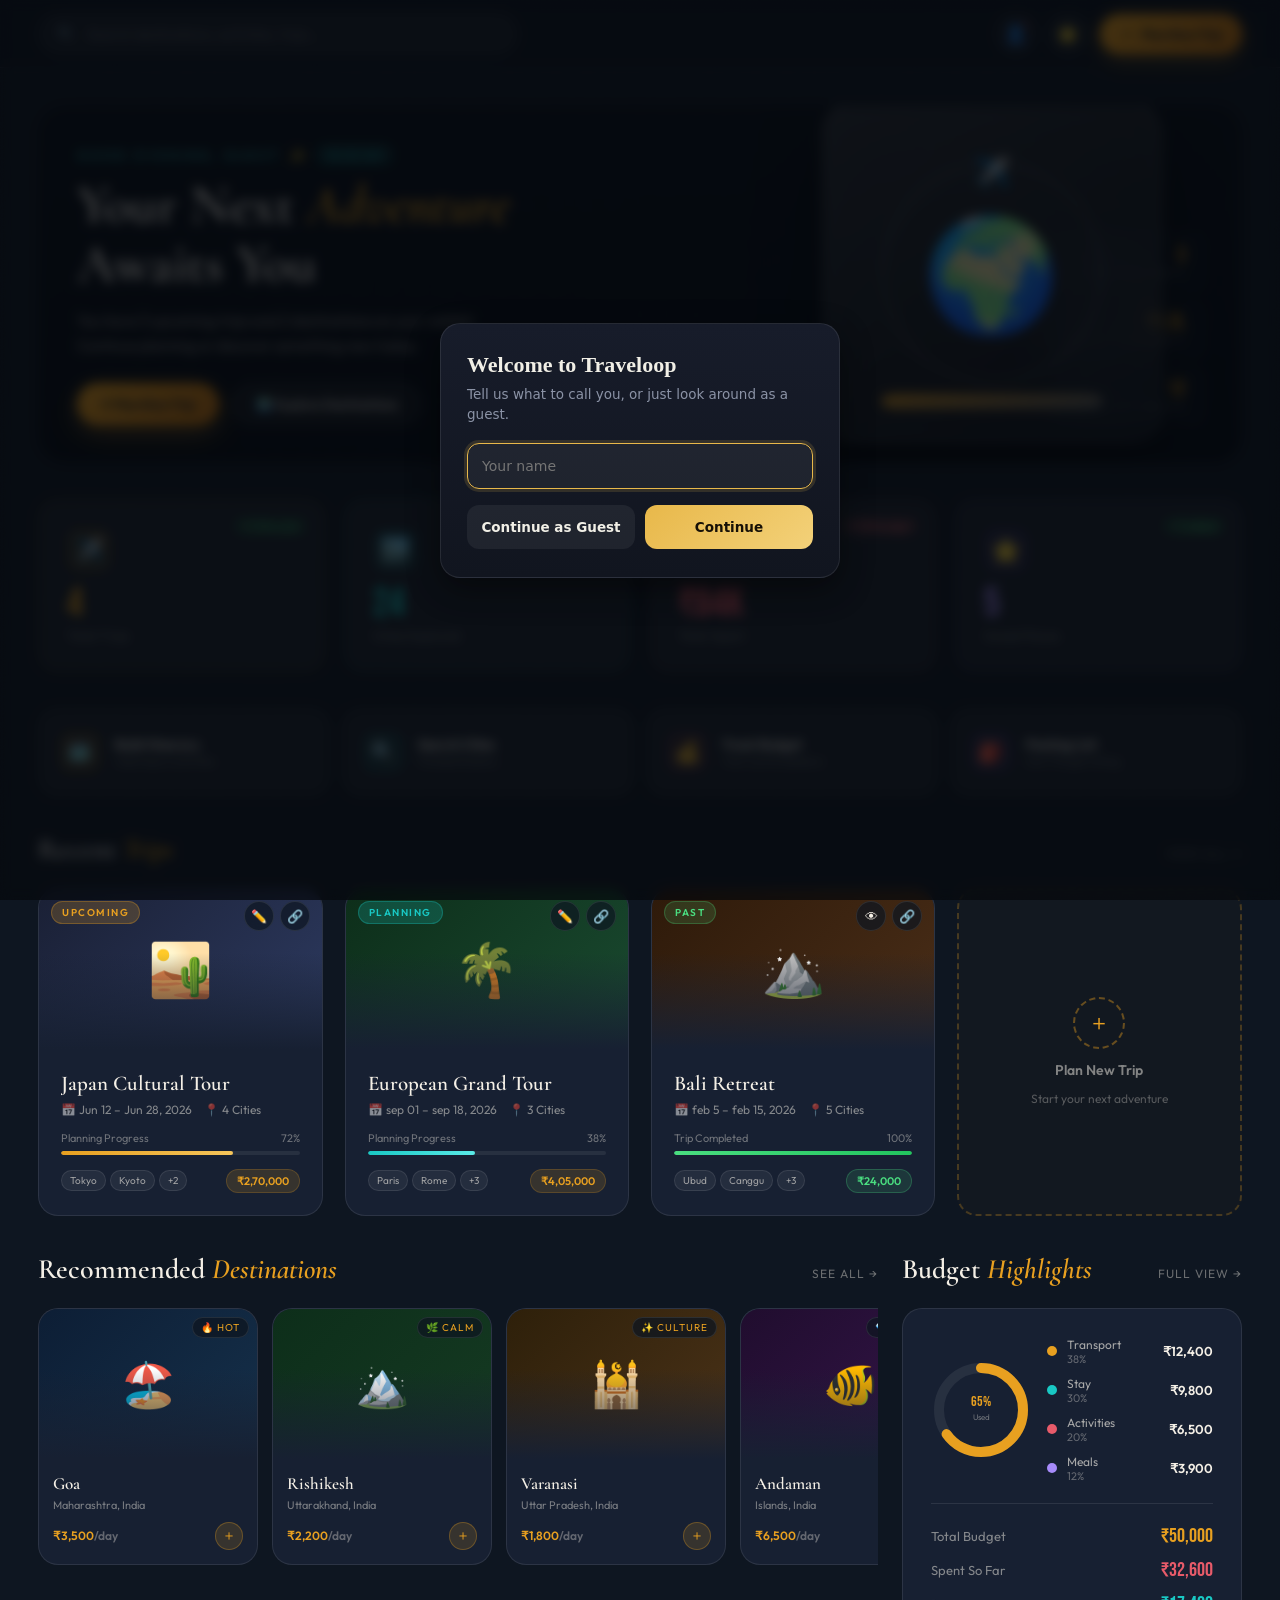
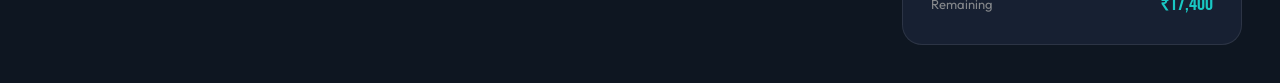
<file: main2.html>
<!DOCTYPE html>
<html lang="en">
<head>
<link rel="icon" href="data:image/svg+xml,%3Csvg xmlns=%27http://www.w3.org/2000/svg%27 viewBox=%270 0 100 100%27%3E%3Ctext y=%27.9em%27 font-size=%2790%27%3E%E2%9C%88%EF%B8%8F%3C/text%3E%3C/svg%3E">
<meta charset="UTF-8">
<meta name="viewport" content="width=device-width, initial-scale=1.0">
<title>Traveloop – Dashboard</title>
<link rel="preconnect" href="https://fonts.googleapis.com">
<link href="https://fonts.googleapis.com/css2?family=Cormorant+Garamond:ital,wght@0,300;0,400;0,600;0,700;1,300;1,600&family=Outfit:wght@300;400;500;600;700&family=Bebas+Neue&display=swap" rel="stylesheet">
<style>
/* ═══════════════════════════════════════
   TOKENS & RESET
═══════════════════════════════════════ */
:root {
  --ink:       #0E1621;
  --ink-mid:   #172032;
  --ink-soft:  #1F2E45;
  --gold:      #E8A020;
  --gold-lt:   #F5C55A;
  --gold-dim:  rgba(232,160,32,.15);
  --aqua:      #19C8C4;
  --aqua-dim:  rgba(25,200,196,.12);
  --rose:      #E85B6A;
  --cream:     #F4EFE6;
  --cream-dim: rgba(244,239,230,.06);
  --glass:     rgba(255,255,255,.05);
  --g-border:  rgba(255,255,255,.09);
  --shadow:    0 24px 60px rgba(0,0,0,.45);
  --r-sm: 12px;
  --r-md: 20px;
  --r-lg: 28px;
}

*, *::before, *::after { margin:0; padding:0; box-sizing:border-box; }
html { scroll-behavior:smooth; font-size:16px; }

body {
  background: var(--ink);
  color: var(--cream);
  font-family: 'Outfit', sans-serif;
  min-height: 100vh;
  overflow-x: hidden;
}

/* ═══════════════════════════════════════
   NOISE OVERLAY
═══════════════════════════════════════ */
body::before {
  content:'';
  position:fixed;
  inset:0;
  background-image: url("data:image/svg+xml,%3Csvg xmlns='http://www.w3.org/2000/svg' width='200' height='200'%3E%3Cfilter id='n'%3E%3CfeTurbulence type='fractalNoise' baseFrequency='.75' numOctaves='4' stitchTiles='stitch'/%3E%3C/filter%3E%3Crect width='200' height='200' filter='url(%23n)' opacity='.04'/%3E%3C/svg%3E");
  pointer-events:none;
  z-index:0;
}

/* ═══════════════════════════════════════
   LAYOUT WRAPPER
═══════════════════════════════════════ */
.app {
  display: grid;
  grid-template-columns: 1fr;
  grid-template-rows: auto 1fr;
  min-height: 100vh;
  position: relative;
  z-index:1;
}

/* ═══════════════════════════════════════
   SIDEBAR
═══════════════════════════════════════ */
.sidebar {
  grid-row: 1 / -1;
  background: var(--ink-mid);
  border-right: 1px solid var(--g-border);
  display: flex;
  flex-direction: column;
  padding: 0;
  position: sticky;
  top: 0;
  height: 100vh;
  overflow: hidden;
  transition: transform .35s cubic-bezier(.4,0,.2,1), width .35s;
  z-index: 200;
}

/* brand */
.sidebar-brand {
  padding: 28px 28px 24px;
  border-bottom: 1px solid var(--g-border);
  display: flex;
  align-items: center;
  gap: 12px;
}
.brand-mark {
  width: 40px; height: 40px;
  border-radius: 12px;
  background: linear-gradient(135deg, var(--gold), #C07010);
  display: flex; align-items: center; justify-content: center;
  font-size: 20px;
  flex-shrink: 0;
  box-shadow: 0 8px 24px rgba(232,160,32,.35);
}
.brand-name {
  font-family: 'Bebas Neue', sans-serif;
  font-size: 26px;
  letter-spacing: 3px;
  color: var(--gold);
}
.brand-name span { color: var(--aqua); }

/* user card */
.sidebar-user {
  margin: 20px 16px;
  background: var(--glass);
  border: 1px solid var(--g-border);
  border-radius: var(--r-md);
  padding: 14px 16px;
  display: flex;
  align-items: center;
  gap: 12px;
}
.avatar {
  width: 42px; height: 42px;
  border-radius: 50%;
  background: linear-gradient(135deg, var(--aqua), #0A8887);
  display: flex; align-items: center; justify-content: center;
  font-size: 18px;
  flex-shrink: 0;
  border: 2px solid rgba(25,200,196,.3);
}
.user-info { flex:1; min-width:0; }
.user-name { font-size: 14px; font-weight: 600; white-space: nowrap; overflow: hidden; text-overflow: ellipsis; }
.user-sub { font-size: 11px; color: rgba(244,239,230,.45); margin-top:2px; }
.online-dot {
  width:8px; height:8px;
  border-radius:50%;
  background: #22C55E;
  box-shadow: 0 0 8px #22C55E;
  flex-shrink:0;
}

/* nav */
.sidebar-nav { flex:1; padding: 8px 12px; overflow-y:auto; }
.nav-section-label {
  font-size: 10px;
  letter-spacing: 2.5px;
  text-transform: uppercase;
  color: rgba(244,239,230,.3);
  padding: 16px 8px 8px;
}
.nav-item {
  display: flex;
  align-items: center;
  gap: 12px;
  padding: 11px 14px;
  border-radius: var(--r-sm);
  margin-bottom: 2px;
  cursor: pointer;
  font-size: 14px;
  font-weight: 500;
  color: rgba(244,239,230,.6);
  transition: all .25s;
  text-decoration: none;
  position: relative;
}
.nav-item:hover { background: var(--cream-dim); color: var(--cream); }
.nav-item.active {
  background: var(--gold-dim);
  color: var(--gold);
  font-weight: 600;
}
.nav-item.active::before {
  content:'';
  position:absolute;
  left:-12px; top:50%;
  transform: translateY(-50%);
  width:3px; height:60%;
  border-radius:0 3px 3px 0;
  background: var(--gold);
}
.nav-icon { font-size: 18px; flex-shrink:0; }
.nav-badge {
  margin-left: auto;
  font-size: 10px;
  background: var(--gold);
  color: var(--ink);
  width:20px; height:20px;
  border-radius:50%;
  display:flex; align-items:center; justify-content:center;
  font-weight:700;
}

.sidebar-footer {
  padding: 16px;
  border-top: 1px solid var(--g-border);
}

.storage-bar-wrap {
  background: rgba(255,255,255,.06);
  border-radius: 100px;
  height: 4px;
  margin-top:8px;
}

.storage-bar { height:4px; border-radius:100px; background: linear-gradient(90deg, var(--gold), var(--aqua)); width:62%; }
.storage-label { font-size:11px; color:rgba(244,239,230,.4); display:flex; justify-content:space-between; }


/* ═══════════════════════════════════════
   TOPBAR
═══════════════════════════════════════ */
.topbar {
  grid-column: 1;
  min-width: 0;
  background: rgba(14,22,33,.8);
  backdrop-filter: blur(20px);
  border-bottom: 1px solid var(--g-border);
  display: flex;
  align-items: center;
  gap: 16px;
  padding: 0 clamp(20px,3vw,40px);
  height: 68px;
  position: sticky;
  top:0;
  z-index:100;
}

.menu-btn {
  display:none;
  background:none;
  border:none;
  color:var(--cream);
  font-size:22px;
  cursor:pointer;
  padding:4px;
}

.search-bar {
  flex:1;
  min-width: 0;
  max-width: 480px;
  background: var(--glass);
  border: 1px solid var(--g-border);
  border-radius: 100px;
  display:flex; align-items:center;
  gap:10px;
  padding: 0 18px;
  height:42px;
  transition: border-color .25s, box-shadow .25s;
}
.search-bar:focus-within {
  border-color: rgba(232,160,32,.4);
  box-shadow: 0 0 0 3px rgba(232,160,32,.08);
}
.search-bar input {
  background:none; border:none; outline:none;
  min-width: 0;
  color:var(--cream); font-family:'Outfit',sans-serif;
  font-size:14px; flex:1;
  caret-color: var(--gold);
}
.search-bar input::placeholder { color:rgba(244,239,230,.35); }
.search-icon { color:rgba(244,239,230,.4); font-size:16px; }

.topbar-actions { margin-left:auto; display:flex; align-items:center; gap:12px; }

.icon-btn {
  width:40px; height:40px;
  border-radius:50%;
  background:var(--glass);
  border:1px solid var(--g-border);
  display:flex; align-items:center; justify-content:center;
  cursor:pointer;
  font-size:17px;
  transition:all .25s;
  position:relative;
}
.icon-btn:hover { background:var(--cream-dim); border-color:rgba(232,160,32,.3); }
.icon-btn .notif-dot {
  position:absolute; top:6px; right:6px;
  width:8px; height:8px; border-radius:50%;
  background:var(--rose); border:2px solid var(--ink);
}

.plan-btn {
  display:flex; align-items:center; gap:8px;
  background: linear-gradient(135deg, var(--gold), #C07010);
  color: var(--ink);
  border:none;
  padding: 0 20px;
  height:40px;
  border-radius:100px;
  font-family:'Outfit',sans-serif;
  font-size:13px; font-weight:700;
  cursor:pointer;
  transition:all .3s;
  box-shadow: 0 6px 20px rgba(232,160,32,.35);
  white-space: nowrap;
}
.plan-btn:hover {
  transform: translateY(-2px);
  box-shadow: 0 10px 28px rgba(232,160,32,.5);
}

/* ═══════════════════════════════════════
   MAIN CONTENT
═══════════════════════════════════════ */
.main {
  grid-column: 1;
  min-width: 0;
  padding: clamp(20px, 3vw, 40px);
  display: flex;
  flex-direction: column;
  gap: clamp(24px, 3vw, 36px);
  min-height: 0;
}

/* ── HERO WELCOME ── */
.hero-welcome {
  position: relative;
  border-radius: var(--r-lg);
  overflow: hidden;
  min-height: clamp(200px, 28vw, 320px);
  display: flex;
  align-items: flex-end;
  padding: clamp(24px, 3vw, 40px);
  animation: fadeUp .7s ease both;
}

.hero-bg{
  position:absolute;
  inset:0;

  background:
  linear-gradient(rgba(5,10,18,.55),rgba(5,10,18,.8)),
  url('https://images.unsplash.com/photo-1507525428034-b723cf961d3e?q=80&w=1920&auto=format&fit=crop');

  background-size:cover;
  background-position:center;

  transform:scale(1.05);
}

/* animated globe grid */
.globe-grid {
  position:absolute;
  right: -40px; top: -60px;
  width: clamp(200px, 40vw, 480px);
  height: clamp(200px, 40vw, 480px);
  opacity:.18;
  animation: spin 30s linear infinite;
}
.globe-grid circle, .globe-grid ellipse {
  fill: none;
  stroke: var(--gold);
  stroke-width: .8;
}

.hero-dots {
  position:absolute; inset:0;
  background-image: radial-gradient(rgba(244,239,230,.12) 1px, transparent 1px);
  background-size: 28px 28px;
  mask-image: radial-gradient(ellipse 80% 80% at 50% 50%, black, transparent);
}

.hero-content {
  position:relative; z-index:1;
  max-width: 600px;
}
.hero-greeting {
  font-size: clamp(12px, 1.2vw, 13px);
  letter-spacing: 3px;
  text-transform: uppercase;
  color: var(--aqua);
  margin-bottom: 10px;
  display: flex; align-items:center; gap:8px;
}
.live-time {
  background: rgba(25,200,196,.15);
  border:1px solid rgba(25,200,196,.25);
  border-radius:100px;
  padding:2px 10px;
  font-size:11px; letter-spacing:1px;
}
.hero-title {
  font-family: 'Cormorant Garamond', serif;
  font-size: clamp(28px, 5vw, 54px);
  font-weight: 600;
  line-height: 1.1;
  margin-bottom: 14px;
}
.hero-title em { color:var(--gold); font-style:italic; }
.hero-sub {
  font-size: clamp(13px, 1.3vw, 15px);
  color: rgba(244,239,230,.6);
  line-height:1.7;
  max-width: 440px;
  margin-bottom: 24px;
}
.hero-actions { display:flex; gap:12px; flex-wrap:wrap; }

.btn-gold {
  display:flex; align-items:center; gap:8px;
  background: linear-gradient(135deg, var(--gold), #C07010);
  color: var(--ink);
  border:none;
  padding: 12px 24px;
  border-radius: 100px;
  font-family:'Outfit',sans-serif;
  font-size:13px; font-weight:700;
  cursor:pointer;
  transition:all .3s;
  box-shadow: 0 8px 24px rgba(232,160,32,.4);
}
.btn-gold:hover { transform:translateY(-3px); box-shadow:0 14px 32px rgba(232,160,32,.5); }

.btn-ghost {
  display:flex; align-items:center; gap:8px;
  background: rgba(255,255,255,.07);
  border:1px solid var(--g-border);
  color: var(--cream);
  padding: 12px 24px;
  border-radius: 100px;
  font-family:'Outfit',sans-serif;
  font-size:13px; font-weight:500;
  cursor:pointer;
  transition:all .3s;
  backdrop-filter:blur(10px);
}
.btn-ghost:hover { border-color:rgba(232,160,32,.4); color:var(--gold); transform:translateY(-3px); }

/* hero quick-stats strip */
.hero-stats {
  position:absolute;
  right: clamp(20px, 3vw, 40px);
  bottom: clamp(20px, 3vw, 40px);
  display: flex;
  flex-direction: column;
  gap:10px;
  z-index:1;
}
.hs-pill {
  background: rgba(14,22,33,.7);
  border: 1px solid var(--g-border);
  backdrop-filter:blur(16px);
  border-radius: var(--r-sm);
  padding: 10px 16px;
  text-align:right;
  transition:transform .3s, border-color .3s;
}
.hs-pill:hover { transform:translateY(-4px); border-color:rgba(232,160,32,.35); }
.hs-val { font-family:'Bebas Neue',sans-serif; font-size:22px; color:var(--gold); line-height:1; }
.hs-label { font-size:10px; text-transform:uppercase; letter-spacing:1.5px; color:rgba(244,239,230,.4); }

/* ── SECTION HEADERS ── */
.row-head {
  display:flex; align-items:baseline; justify-content:space-between;
  margin-bottom: clamp(16px, 2vw, 22px);
}
.row-title {
  font-family:'Cormorant Garamond',serif;
  font-size: clamp(20px, 2.5vw, 28px);
  font-weight:600;
}
.row-title span { color:var(--gold); font-style:italic; }
.row-link {
  font-size:12px; letter-spacing:1px; text-transform:uppercase;
  color:rgba(244,239,230,.4); text-decoration:none;
  display:flex; align-items:center; gap:5px;
  transition:color .25s;
}
.row-link:hover { color:var(--gold); }

/* ── STATS ROW ── */
.stats-row {
  display: grid;
  grid-template-columns: repeat(4, 1fr);
  gap: clamp(12px, 1.5vw, 20px);
  animation: fadeUp .7s .1s ease both;
}

.stat-card {
  background: var(--glass);
  border: 1px solid var(--g-border);
  border-radius: var(--r-md);
  padding: clamp(18px, 2.5vw, 28px);
  position:relative;
  overflow:hidden;
  transition:all .35s cubic-bezier(.23,1,.32,1);
  transform-style:preserve-3d;
  cursor:default;
}
.stat-card::before {
  content:'';
  position:absolute; inset:0;
  opacity:0;
  transition:opacity .35s;
}
.stat-card:hover { transform: translateY(-8px) rotateX(4deg); }
.stat-card:hover::before { opacity:1; }

.stat-card.c-gold { border-color:rgba(232,160,32,.2); }
.stat-card.c-gold::before { background:radial-gradient(ellipse at 0 0,rgba(232,160,32,.08),transparent 70%); }
.stat-card.c-aqua { border-color:rgba(25,200,196,.2); }
.stat-card.c-aqua::before { background:radial-gradient(ellipse at 0 0,rgba(25,200,196,.08),transparent 70%); }
.stat-card.c-rose { border-color:rgba(232,91,106,.2); }
.stat-card.c-rose::before { background:radial-gradient(ellipse at 0 0,rgba(232,91,106,.08),transparent 70%); }
.stat-card.c-purple { border-color:rgba(139,92,246,.2); }
.stat-card.c-purple::before { background:radial-gradient(ellipse at 0 0,rgba(139,92,246,.08),transparent 70%); }

.stat-icon {
  font-size:24px; margin-bottom:12px;
  display:flex; align-items:center; justify-content:center;
  width:44px; height:44px;
  border-radius:12px;
}
.c-gold .stat-icon { background:var(--gold-dim); }
.c-aqua .stat-icon { background:var(--aqua-dim); }
.c-rose .stat-icon { background:rgba(232,91,106,.12); }
.c-purple .stat-icon { background:rgba(139,92,246,.12); }

.stat-val {
  font-family:'Bebas Neue',sans-serif;
  font-size:clamp(28px,3.5vw,40px);
  line-height:1;
  margin-bottom:4px;
}
.c-gold .stat-val { color:var(--gold); }
.c-aqua .stat-val { color:var(--aqua); }
.c-rose .stat-val { color:var(--rose); }
.c-purple .stat-val { color:#A78BFA; }
.stat-label { font-size:12px; color:rgba(244,239,230,.5); letter-spacing:.5px; }
.stat-trend {
  position:absolute; top:16px; right:16px;
  font-size:11px; display:flex; align-items:center; gap:3px;
  background: rgba(34,197,94,.12);
  color:#4ADE80;
  padding:3px 8px; border-radius:100px;
}
.stat-trend.down { background:rgba(232,91,106,.12); color:#F87171; }

/* ── RECENT TRIPS ── */
.trips-section { animation: fadeUp .7s .2s ease both; }

.trips-grid {
  display:grid;
  grid-template-columns: repeat(auto-fill, minmax(min(280px, 100%), 1fr));
  gap: clamp(14px, 2vw, 22px);
}

.trip-card {
  background: var(--ink-mid);
  border: 1px solid var(--g-border);
  border-radius: var(--r-md);
  overflow:hidden;
  transition:all .4s cubic-bezier(.23,1,.32,1);
  transform-style:preserve-3d;
  cursor:pointer;
}
.trip-card:hover {
  transform: translateY(-10px) scale(1.01);
  border-color:rgba(232,160,32,.35);
  box-shadow: 0 30px 60px rgba(0,0,0,.5), 0 0 0 1px rgba(232,160,32,.1);
}

.trip-thumb {
  height: clamp(120px, 15vw, 160px);
  position:relative;
  display:flex; align-items:center; justify-content:center;
  font-size:clamp(36px, 5vw, 52px);
  overflow:hidden;
}
.trip-thumb::after {
  content:'';
  position:absolute; inset:0;
  background:linear-gradient(to bottom, transparent 40%, var(--ink-mid));
}

.trip-status {
  position:absolute; top:12px; left:12px;
  font-size:10px; letter-spacing:1.5px; text-transform:uppercase;
  padding:4px 10px; border-radius:100px;
  font-weight:600; z-index:1;
}
.status-upcoming { background:rgba(232,160,32,.2); color:var(--gold); border:1px solid rgba(232,160,32,.3); }
.status-planning { background:rgba(25,200,196,.2); color:var(--aqua); border:1px solid rgba(25,200,196,.3); }
.status-completed { background:rgba(74,222,128,.15); color:#4ADE80; border:1px solid rgba(74,222,128,.25); }

.trip-actions-thumb {
  position:absolute; top:12px; right:12px;
  display:flex; gap:6px; z-index:1;
}
.thumb-action {
  width:30px; height:30px; border-radius:50%;
  background:rgba(14,22,33,.7); border:1px solid var(--g-border);
  display:flex; align-items:center; justify-content:center;
  font-size:13px; cursor:pointer;
  backdrop-filter:blur(8px);
  transition:all .25s;
}
.thumb-action:hover { background:rgba(232,160,32,.2); border-color:rgba(232,160,32,.4); }

.trip-body { padding: clamp(16px, 2vw, 22px); }
.trip-name {
  font-family:'Cormorant Garamond',serif;
  font-size: clamp(17px, 2vw, 21px);
  font-weight:600;
  margin-bottom:6px;
  white-space:nowrap; overflow:hidden; text-overflow:ellipsis;
}
.trip-meta { display:flex; gap:12px; flex-wrap:wrap; margin-bottom:14px; }
.trip-meta-item { display:flex; align-items:center; gap:5px; font-size:12px; color:rgba(244,239,230,.5); }

.trip-progress { }
.progress-row { display:flex; justify-content:space-between; font-size:11px; color:rgba(244,239,230,.4); margin-bottom:6px; }
.progress-track { height:4px; border-radius:100px; background:rgba(255,255,255,.07); overflow:hidden; }
.progress-fill { height:4px; border-radius:100px; transition:width .8s cubic-bezier(.23,1,.32,1); }
.fill-gold { background:linear-gradient(90deg, var(--gold), #F5C55A); }
.fill-aqua { background:linear-gradient(90deg, var(--aqua), #5AEAE7); }
.fill-rose { background:linear-gradient(90deg, var(--rose), #F5A0AA); }

.trip-footer { display:flex; align-items:center; justify-content:space-between; margin-top:14px; }
.cities-chips { display:flex; gap:4px; flex-wrap:wrap; }
.city-chip {
  font-size:10px; padding:3px 8px; border-radius:100px;
  background:rgba(255,255,255,.06); border:1px solid var(--g-border);
  color:rgba(244,239,230,.6);
}
.trip-budget-badge {
  font-size:11px; font-weight:600;
  background:var(--gold-dim);
  color:var(--gold);
  padding:4px 10px; border-radius:100px;
  border:1px solid rgba(232,160,32,.2);
  white-space:nowrap;
}

/* add trip card */
.trip-card-add {
  border: 2px dashed rgba(232,160,32,.25);
  border-radius: var(--r-md);
  display:flex; flex-direction:column;
  align-items:center; justify-content:center;
  gap:12px;
  min-height: 220px;
  cursor:pointer;
  transition:all .3s;
  background: rgba(232,160,32,.02);
}
.trip-card-add:hover {
  border-color:rgba(232,160,32,.55);
  background:rgba(232,160,32,.05);
  transform:translateY(-6px);
}
.add-icon {
  width:52px; height:52px;
  border-radius:50%;
  border:2px dashed rgba(232,160,32,.4);
  display:flex; align-items:center; justify-content:center;
  font-size:22px;
  color:var(--gold);
  transition:all .3s;
}

/*-- lout out --*/

.logout-btn {
  position: relative;
  display: block;
  width: 100%;
  padding: 10px 15px;
  background: linear-gradient(145deg, #ff6b6b, #ee5a52);
  color: white;
  border: none;
  border-radius: 12px;
  font-size: 16px;
  font-weight: 600;
  text-decoration: none;
  text-align: center;
  cursor: pointer;
  transition: all 0.3s cubic-bezier(0.4, 0, 0.2, 1);
  box-shadow: 
    0 8px 25px rgba(238, 90, 82, 0.4),
    0 4px 12px rgba(0,0,0,0.2),
    inset 0 1px 0 rgba(255,255,255,0.2);
  text-shadow: 0 2px 4px rgba(0,0,0,0.3);
  transform: translateY(0);
  overflow: hidden;
}

.logout-btn::before {
  content: '';
  position: absolute;
  top: 0;
  left: -100%;
  width: 100%;
  height: 100%;
  background: linear-gradient(90deg, transparent, rgba(255,255,255,0.3), transparent);
  transition: left 0.5s;
}
/*
.logout-btn:hover::before {
  left: 100%;
}
*/
/* 3d deign */
.travel-3d{
  position:absolute;

  right:80px;
  bottom:20px;

  width:340px;
  height:340px;

  perspective:1200px;

  z-index:2;
}

.travel-card{
  width:100%;
  height:100%;

  position:relative;

  transform-style:preserve-3d;

  animation:rotateCard 16s linear infinite;
}

.card-face{
  position:absolute;
  inset:0;

  border-radius:30px;

  background:
  linear-gradient(145deg,
  rgba(255,255,255,.15),
  rgba(255,255,255,.04));

  border:1px solid rgba(255,255,255,.12);

  backdrop-filter:blur(20px);

  box-shadow:
  0 30px 60px rgba(0,0,0,.5),
  inset 0 1px 0 rgba(255,255,255,.15);

  display:flex;
  align-items:center;
  justify-content:center;
}

.earth{
  font-size:110px;

  animation:spinEarth 14s linear infinite;
}

.orbit{
  position:absolute;

  width:220px;
  height:220px;

  border:2px dashed rgba(255,255,255,.25);

  border-radius:50%;

  animation:orbit 10s linear infinite;
}

.orbit::before{
  content:'✈️';

  position:absolute;

  top:-12px;
  left:50%;

  transform:translateX(-50%);

  font-size:30px;
}

.ticket{
  position:absolute;

  bottom:30px;

  width:220px;
  height:60px;

  border-radius:18px;

  background:
  linear-gradient(135deg,
  rgba(232,160,32,.8),
  rgba(255,255,255,.25));

  transform:
  rotateX(75deg)
  translateZ(-20px);
}

/* floating plane */

.floating-plane{
  position:absolute;

  top:70px;
  right:280px;

  font-size:54px;

  z-index:2;

  animation:flyPlane 8s ease-in-out infinite;
}

/* clouds */

.cloud{
  position:absolute;

  background:rgba(255,255,255,.08);

  border-radius:100px;

  backdrop-filter:blur(10px);
}

.cloud1{
  width:120px;
  height:40px;

  top:80px;
  right:120px;
}

.cloud2{
  width:80px;
  height:28px;

  top:150px;
  right:360px;
}

/* ═══════════════════════════════
   CARDS
═══════════════════════════════ */

.section-title{
  font-family:'Cormorant Garamond',serif;

  font-size:38px;

  margin-bottom:22px;
}

.section-title span{
  color:var(--gold);
}

.grid{
  display:grid;
  grid-template-columns:repeat(auto-fit,minmax(260px,1fr));
  gap:22px;
}

/* card */

.card{
  background:rgba(255,255,255,.05);

  border:1px solid rgba(255,255,255,.08);

  border-radius:24px;

  overflow:hidden;

  backdrop-filter:blur(15px);

  transition:.4s;

  box-shadow:var(--shadow);
}

.card:hover{
  transform:
  translateY(-10px)
  rotateX(4deg)
  rotateY(4deg);
}

/* image */

.card-image{
  height:180px;

  display:flex;
  align-items:center;
  justify-content:center;

  font-size:70px;

  position:relative;
}

.bg1{
  background:linear-gradient(135deg,#102544,#1f4670);
}

.bg2{
  background:linear-gradient(135deg,#103222,#1b6540);
}

.bg3{
  background:linear-gradient(135deg,#3b220e,#724019);
}

/* body */

.card-body{
  padding:22px;
}

.card-title{
  font-size:26px;

  font-family:'Cormorant Garamond',serif;

  margin-bottom:10px;
}

.card-text{
  font-size:14px;

  line-height:1.7;

  color:rgba(255,255,255,.7);

  margin-bottom:16px;
}

.card-footer{
  display:flex;
  justify-content:space-between;
  align-items:center;
}

.badge{
  padding:6px 12px;

  border-radius:100px;

  background:rgba(232,160,32,.15);

  border:1px solid rgba(232,160,32,.2);

  color:var(--gold);

  font-size:12px;
}

.price{
  font-weight:700;
}

@keyframes rotateCard{
  from{
    transform:rotateY(0deg) rotateX(5deg);
  }
  to{
    transform:rotateY(360deg) rotateX(5deg);
  }
}

@keyframes orbit{
  from{
    transform:rotate(0deg);
  }
  to{
    transform:rotate(360deg);
  }
}

@keyframes spinEarth{
  from{
    transform:rotate(0deg);
  }
  to{
    transform:rotate(360deg);
  }
}

@keyframes flyPlane{
  0%,100%{
    transform:
    translateY(0)
    translateX(0)
    rotate(-6deg);
  }

  50%{
    transform:
    translateY(-20px)
    translateX(20px)
    rotate(8deg);
  }
}
.logout-btn:hover {
  background: linear-gradient(145deg, #ff8e8e, #ff6b6b);
  transform: translateY(-4px) scale(1.02);
  box-shadow: 
    0 15px 35px rgba(238, 90, 82, 0.5),
    0 8px 20px rgba(0,0,0,0.3),
    inset 0 1px 0 rgba(255,255,255,0.3);
}

.logout-btn:active {
  transform: translateY(-2px) scale(0.98);
  box-shadow: 
    0 6px 15px rgba(238, 90, 82, 0.4),
    0 2px 8px rgba(0,0,0,0.2),
    inset 0 2px 4px rgba(0,0,0,0.2);
}

.logout-btn:not(:disabled):focus {
  outline: none;
  box-shadow: 
    0 8px 25px rgba(238, 90, 82, 0.4),
    0 0 0 3px rgba(238, 90, 82, 0.3);
}
/*
/* Emoji styling */
/*
.logout-btn::after {
  content: '🚪';
  margin-right: 8px;
  font-size: 16px;
  display: inline-block;
  transition: transform 0.3s ease;
}
*/
.logout-btn:hover::after {
  transform: scale(1.1) rotate(5deg);
}


/* Responsive */
@media (max-width: 480px) {
  .logout-btn {
    padding: 14px 20px;
    font-size: 15px;
  }
}

.trip-card-add:hover .add-icon {
  background:var(--gold-dim);
  border-color:var(--gold);
  transform:rotate(90deg) scale(1.1);
}
.add-label { font-size:14px; font-weight:600; color:rgba(244,239,230,.5); }
.add-sub { font-size:12px; color:rgba(244,239,230,.3); }

/* ── BOTTOM GRID ── */
.bottom-grid {
  display:grid;
  grid-template-columns: 1fr 340px;
  gap: clamp(16px, 2vw, 24px);
  animation: fadeUp .7s .3s ease both;
}

/* destinations */
.destinations-section { min-width: 0; }
.dest-scroll {
  display:flex; gap:14px;
  overflow-x:auto;
  min-width: 0;
  padding-bottom:8px;
  scrollbar-width:thin;
  scrollbar-color:rgba(232,160,32,.3) transparent;
}
.dest-scroll::-webkit-scrollbar { height:3px; }
.dest-scroll::-webkit-scrollbar-track { background:transparent; }
.dest-scroll::-webkit-scrollbar-thumb { background:rgba(232,160,32,.3); border-radius:3px; }

.dest-card {
  flex:0 0 clamp(160px, 22vw, 220px);
  background: var(--ink-mid);
  border:1px solid var(--g-border);
  border-radius: var(--r-md);
  overflow:hidden;
  cursor:pointer;
  transition:all .35s;
  position:relative;
}
.dest-card:hover {
  transform: translateY(-8px) scale(1.03);
  border-color:rgba(232,160,32,.4);
  box-shadow:0 20px 50px rgba(0,0,0,.4);
}
.dest-img {
  height: clamp(110px, 14vw, 150px);
  display:flex; align-items:center; justify-content:center;
  font-size:clamp(32px, 4vw, 44px);
  position:relative;
  overflow:hidden;
}
.dest-img::after {
  content:'';
  position:absolute; inset:0;
  background:linear-gradient(to bottom, transparent 40%, var(--ink-mid));
}
.dest-pop {
  position:absolute; top:8px; right:8px; z-index:1;
  background:rgba(14,22,33,.75); border:1px solid var(--g-border);
  border-radius:100px; padding:3px 8px;
  font-size:10px; letter-spacing:1px; text-transform:uppercase;
  color:var(--gold); backdrop-filter:blur(8px);
}
.dest-body { padding:14px; }
.dest-name { font-family:'Cormorant Garamond',serif; font-size:17px; font-weight:600; margin-bottom:4px; }
.dest-country { font-size:11px; color:rgba(244,239,230,.45); margin-bottom:10px; }
.dest-cost {
  display:flex; align-items:center; justify-content:space-between;
  font-size:12px;
}
.dest-cost-val { color:var(--gold); font-weight:600; }
.dest-cost-label { color:rgba(244,239,230,.35); }
.dest-add-btn {
  width:28px; height:28px; border-radius:50%;
  background:var(--gold-dim); border:1px solid rgba(232,160,32,.3);
  display:flex; align-items:center; justify-content:center;
  font-size:14px; color:var(--gold);
  cursor:pointer; transition:all .25s;
}
.dest-card:hover .dest-add-btn { background:var(--gold); color:var(--ink); transform:rotate(90deg); }

/* budget panel */
.budget-panel {
  background: var(--ink-mid);
  border:1px solid var(--g-border);
  border-radius: var(--r-md);
  padding: clamp(20px, 2.5vw, 28px);
  display:flex; flex-direction:column; gap:20px;
}

.budget-ring-wrap {
  display:flex; align-items:center; gap:16px;
  flex-wrap:wrap;
}
.ring-svg { flex-shrink:0; }
.ring-bg { fill:none; stroke:rgba(255,255,255,.07); stroke-width:10; }
.ring-fill { fill:none; stroke-width:10; stroke-linecap:round; transition:stroke-dashoffset 1s ease; }
.ring-gold { stroke:var(--gold); }
.ring-center { font-family:'Bebas Neue',sans-serif; }

.budget-legend { flex:1; display:flex; flex-direction:column; gap:10px; }
.legend-item { display:flex; align-items:center; gap:10px; }
.legend-dot { width:10px; height:10px; border-radius:50%; flex-shrink:0; }
.legend-info { flex:1; }
.legend-name { font-size:12px; color:rgba(244,239,230,.65); }
.legend-pct { font-size:11px; color:rgba(244,239,230,.35); }
.legend-val { font-size:13px; font-weight:600; margin-left:auto; }

.budget-divider { height:1px; background:var(--g-border); }

.budget-totals { }
.budget-total-row {
  display:flex; justify-content:space-between; align-items:center;
  margin-bottom:10px;
}
.bt-label { font-size:13px; color:rgba(244,239,230,.5); }
.bt-val { font-family:'Bebas Neue',sans-serif; font-size:20px; }
.bt-val.gold { color:var(--gold); }
.bt-val.aqua { color:var(--aqua); }

.budget-alert {
  background:rgba(232,91,106,.1);
  border:1px solid rgba(232,91,106,.2);
  border-radius:var(--r-sm);
  padding:10px 14px;
  display:flex; align-items:center; gap:8px;
  font-size:12px; color:rgba(244,239,230,.7);
}
.alert-icon { font-size:16px; flex-shrink:0; }

/* quick actions row */
.quick-actions {
  display:grid;
  grid-template-columns: repeat(4, 1fr);
  gap:12px;
  animation: fadeUp .7s .35s ease both;
}
.qa-card {
  background:var(--glass);
  border:1px solid var(--g-border);
  border-radius:var(--r-md);
  padding: clamp(16px, 2vw, 22px) clamp(14px, 1.5vw, 20px);
  display:flex; align-items:center; gap:14px;
  cursor:pointer;
  transition:all .3s;
}
.qa-card:hover {
  background:var(--cream-dim);
  transform:translateY(-5px);
  border-color:rgba(232,160,32,.3);
}
.qa-icon {
  width:42px; height:42px; border-radius:12px; flex-shrink:0;
  display:flex; align-items:center; justify-content:center;
  font-size:20px;
}
.qa-text {}
.qa-title { font-size:13px; font-weight:600; margin-bottom:2px; }
.qa-sub { font-size:11px; color:rgba(244,239,230,.4); }

/* trip thumb bg colors */
.tb-1 { background: linear-gradient(135deg,#1a2035,#2d3a60); }
.tb-2 { background: linear-gradient(135deg,#0d2e1a,#1a4a30); }
.tb-3 { background: linear-gradient(135deg,#2e1a0a,#4a2e18); }
.tb-4 { background: linear-gradient(135deg,#1a0a2e,#2e185e); }

.db-1 { background:linear-gradient(135deg,#0d1e35,#15304a); }
.db-2 { background:linear-gradient(135deg,#0d2e1a,#153a22); }
.db-3 { background:linear-gradient(135deg,#2e200a,#4a3218); }
.db-4 { background:linear-gradient(135deg,#200d2e,#35154a); }
.db-5 { background:linear-gradient(135deg,#0d2e2a,#154a42); }

/* ═══════════════════════════════════════
   MOBILE SIDEBAR OVERLAY
═══════════════════════════════════════ */
.sidebar-overlay {
  display:none;
  position:fixed; inset:0;
  background:rgba(0,0,0,.6);
  z-index:150;
  backdrop-filter:blur(4px);
}

/* ═══════════════════════════════════════
   ANIMATIONS
═══════════════════════════════════════ */
@keyframes fadeUp {
  from { opacity:0; transform:translateY(24px); }
  to   { opacity:1; transform:translateY(0); }
}
@keyframes spin {
  from { transform:rotate(0deg); }
  to   { transform:rotate(360deg); }
}

/* ═══════════════════════════════════════
   RESPONSIVE
═══════════════════════════════════════ */
@media (max-width:1200px) {
  .bottom-grid { grid-template-columns:1fr; }
  .budget-panel { max-width:100%; }
}
@media (max-width:1024px) {
  .stats-row { grid-template-columns:repeat(2,1fr); }
  .quick-actions { grid-template-columns:repeat(2,1fr); }
}
@media (max-width:860px) {
  .app { grid-template-columns:1fr; }
  .sidebar {
    position:fixed;
    left:0; top:0; bottom:0;
    transform:translateX(-100%);
    width:260px;
  }
  .sidebar.open { transform:translateX(0); }
  .sidebar-overlay.show { display:block; }
  .topbar { grid-column:1; }
  .main { grid-column:1; }
  .menu-btn { display:flex; }
  .hero-stats { display:none; }
  .globe-grid { opacity:.08; width:160px; height:160px; right:-30px; top:-30px; }
}
@media (max-width:560px) {
  .stats-row { grid-template-columns:1fr 1fr; }
  .quick-actions { grid-template-columns:1fr 1fr; }
  .hero-actions { flex-direction:column; }
  .hero-actions .btn-gold, .hero-actions .btn-ghost { justify-content:center; }
  .plan-btn .btn-text { display:none; }
}
@media (max-width:400px) {
  .stats-row { grid-template-columns:1fr; }
  .quick-actions { grid-template-columns:1fr; }
}
</style>
<link rel="stylesheet" href="css/traveloop.css">
</head>
<body>

<div class="app">

  <!-- ── TOPBAR ── -->
  <header class="topbar">
    <div class="search-bar">
      <span class="search-icon">🔍</span>
      <input type="text" placeholder="Search destinations, activities, trips…">
    </div>

    <div class="topbar-actions">
      <div class="icon-btn" title="profile">
        <a href="prf-jour.html">👤</a>
        <span class="notif-dot"></span>
      </div>
      <div class="icon-btn" title="Saved">⭐</div>
      <button class="plan-btn" onclick="window.location.href='main3.html'">
        ＋ <span class="btn-text">Plan New Trip</span>
      </button>
    </div>
  </header>

  <!-- ── MAIN ── -->
  <main class="main">

    <!-- HERO WELCOME -->
    <div class="hero-welcome">
      <div class="hero-bg"></div>
      <div class="hero-dots"></div>



      <div class="travel-3d">

        <div class="travel-card">

          <div class="card-face">

            <div class="earth">🌍</div>

            <div class="orbit"></div>

            <div class="ticket"></div>

          </div>

        </div>

      </div>

      <div class="hero-content">
        <div class="hero-greeting">
          <span data-traveler-greeting>Good Evening, Guest</span> ✨
          <span class="live-time" id="liveTime">—</span>
        </div>
        <h1 class="hero-title">
          Your Next <em>Adventure</em><br>Awaits You
        </h1>
        <p class="hero-sub">
          You have 3 upcoming trips and 2 destinations on your wishlist. 
          Continue planning or discover something new today.
        </p>
        <div class="hero-actions">
          <button class="btn-gold" onclick="window.location.href='main3.html'">✈ Plan New Trip</button>
          <button class="btn-ghost" onclick="window.location.href='activity.html'">🌍 Explore Destinations</button>
        </div>
      </div>

      <div class="hero-stats">
        <div class="hs-pill">
          <div class="hs-val">3</div>
          <div class="hs-label">Upcoming Trips</div>
        </div>
        <div class="hs-pill">
          <div class="hs-val">₹1.2L</div>
          <div class="hs-label">Budget Available</div>
        </div>
        <div class="hs-pill">
          <div class="hs-val">12</div>
          <div class="hs-label">Cities Visited</div>
        </div>
      </div>
    </div>

    <!-- STATS ROW -->
    <div class="stats-row">
      <div class="stat-card c-gold">
        <div class="stat-icon">✈️</div>
        <div class="stat-val" data-count="4">4</div>
        <div class="stat-label">Total Trips</div>
        <div class="stat-trend">↑ 2 this year</div>
      </div>
      <div class="stat-card c-aqua">
        <div class="stat-icon">🏙️</div>
        <div class="stat-val" data-count="24">24</div>
        <div class="stat-label">Cities Explored</div>
        <div class="stat-trend">↑ 6 new</div>
      </div>
      <div class="stat-card c-rose">
        <div class="stat-icon">💸</div>
        <div class="stat-val">₹84K</div>
        <div class="stat-label">Total Spent</div>
        <div class="stat-trend down">↑ 12% budget</div>
      </div>
      <div class="stat-card c-purple">
        <div class="stat-icon">⭐</div>
        <div class="stat-val" data-count="5">5</div>
        <div class="stat-label">Saved Places</div>
        <div class="stat-trend">↑ 3 added</div>
      </div>
    </div>

    <!-- QUICK ACTIONS -->
    <div class="quick-actions">
      <div class="qa-card" onclick="showToast('Opening Itinerary Builder…')">
        <div class="qa-icon" style="background:var(--gold-dim);">🗺️</div>
        <div class="qa-text">
          <div class="qa-title">Build Itinerary</div>
          <div class="qa-sub">Add stops & activities</div>
        </div>
      </div>
      <div class="qa-card" onclick="showToast('Opening City Search…')">
        <div class="qa-icon" style="background:var(--aqua-dim);">🔍</div>
        <div class="qa-text">
          <div class="qa-title">Search Cities</div>
          <div class="qa-sub">Find destinations</div>
        </div>
      </div>
      <div class="qa-card" onclick="showToast('Opening Budget Tracker…')">
        <div class="qa-icon" style="background:rgba(232,91,106,.12);">💰</div>
        <div class="qa-text">
          <div class="qa-title">Track Budget</div>
          <div class="qa-sub">View cost breakdown</div>
        </div>
      </div>
      <div class="qa-card" onclick="showToast('Opening Packing List…')">
        <div class="qa-icon" style="background:rgba(139,92,246,.12);">🎒</div>
        <div class="qa-text">
          <div class="qa-title">Packing List</div>
          <div class="qa-sub">Don't forget a thing</div>
        </div>
      </div>
    </div>

    <!-- RECENT TRIPS -->
    <section class="trips-section">
      <div class="row-head">
        <h2 class="row-title">Recent <span>Trips</span></h2>
        <a href="itnbuilder.html" class="row-link">View All →</a>
      </div>

      <div class="trips-grid">

        <!-- Trip 1 -->
        <div class="trip-card">
          <div class="trip-thumb tb-1">
            🏜️
            <span class="trip-status status-upcoming">Upcoming</span>
            <div class="trip-actions-thumb">
              <div class="thumb-action" title="Edit" onclick="event.stopPropagation();showToast('Editing…')">✏️</div>
              <div class="thumb-action" title="Share" onclick="event.stopPropagation();showToast('Sharing…')">🔗</div>
            </div>
          </div>
          <div class="trip-body">
            <div class="trip-name">Japan Cultural Tour</div>
            <div class="trip-meta">
              <span class="trip-meta-item">📅 Jun 12 – Jun 28, 2026</span>
              <span class="trip-meta-item">📍 4 Cities</span>
            </div>
            <div class="trip-progress">
              <div class="progress-row">
                <span>Planning Progress</span><span>72%</span>
              </div>
              <div class="progress-track">
                <div class="progress-fill fill-gold" style="width:72%"></div>
              </div>
            </div>
            <div class="trip-footer">
              <div class="cities-chips">
                <span class="city-chip">Tokyo</span>
                <span class="city-chip">Kyoto</span>
                <span class="city-chip">+2</span>
              </div>
              <span class="trip-budget-badge">₹2,70,000</span>
            </div>
          </div>
        </div>

        <!-- Trip 2 -->
        <div class="trip-card">
          <div class="trip-thumb tb-2">
            🌴
            <span class="trip-status status-planning">Planning</span>
            <div class="trip-actions-thumb">
              <div class="thumb-action" title="Edit" onclick="event.stopPropagation();showToast('Editing…')">✏️</div>
              <div class="thumb-action" title="Share" onclick="event.stopPropagation();showToast('Sharing…')">🔗</div>
            </div>
          </div>
          <div class="trip-body">
            <div class="trip-name">European Grand Tour</div>
            <div class="trip-meta">
              <span class="trip-meta-item">📅 sep 01 – sep 18, 2026</span>
              <span class="trip-meta-item">📍 3 Cities</span>
            </div>
            <div class="trip-progress">
              <div class="progress-row">
                <span>Planning Progress</span><span>38%</span>
              </div>
              <div class="progress-track">
                <div class="progress-fill fill-aqua" style="width:45%"></div>
              </div>
            </div>
            <div class="trip-footer">
              <div class="cities-chips">
                <span class="city-chip">Paris</span>
                <span class="city-chip">Rome</span>
                <span class="city-chip">+3</span>
              </div>
              <span class="trip-budget-badge">₹4,05,000</span>
            </div>
          </div>
        </div>

        <!-- Trip 3 -->
        <div class="trip-card">
          <div class="trip-thumb tb-3">
            ⛰️
            <span class="trip-status status-completed">Past</span>
            <div class="trip-actions-thumb">
              <div class="thumb-action" title="View" onclick="event.stopPropagation();showToast('Viewing…')">👁</div>
              <div class="thumb-action" title="Share" onclick="event.stopPropagation();showToast('Sharing…')">🔗</div>
            </div>
          </div>
          <div class="trip-body">
            <div class="trip-name">Bali Retreat</div>
            <div class="trip-meta">
              <span class="trip-meta-item">📅 feb 5 – feb 15, 2026</span>
              <span class="trip-meta-item">📍 5 Cities</span>
            </div>
            <div class="trip-progress">
              <div class="progress-row">
                <span>Trip Completed</span><span>100%</span>
              </div>
              <div class="progress-track">
                <div class="progress-fill" style="width:100%; background:linear-gradient(90deg,#4ADE80,#22C55E)"></div>
              </div>
            </div>
            <div class="trip-footer">
              <div class="cities-chips">
                <span class="city-chip">Ubud</span>
                <span class="city-chip">Canggu</span>
                <span class="city-chip">+3</span>
              </div>
              <span class="trip-budget-badge" style="background:rgba(74,222,128,.12);color:#4ADE80;border-color:rgba(74,222,128,.25)">₹24,000</span>
            </div>
          </div>
        </div>

        <!-- Add New -->
        <div class="trip-card-add" onclick="window.location.href='main3.html'">
          <div class="add-icon">＋</div>
          <div class="add-label">Plan New Trip</div>
          <div class="add-sub">Start your next adventure</div>
        </div>

      </div>
    </section>

    <!-- BOTTOM GRID: DESTINATIONS + BUDGET -->
    <div class="bottom-grid">

      <!-- RECOMMENDED DESTINATIONS -->
      <section class="destinations-section">
        <div class="row-head">
          <h2 class="row-title">Recommended <span>Destinations</span></h2>
          <a href="main2.html" class="row-link">See All →</a>
        </div>
        <div class="dest-scroll">

          <div class="dest-card" onclick="showToast('Viewing Goa details…')">
            <div class="dest-img db-1">🏖️<span class="dest-pop">🔥 Hot</span></div>
            <div class="dest-body">
              <div class="dest-name">Goa</div>
              <div class="dest-country">Maharashtra, India</div>
              <div class="dest-cost">
                <span class="dest-cost-val">₹3,500<span class="dest-cost-label">/day</span></span>
                <div class="dest-add-btn" onclick="event.stopPropagation();showToast('Goa added to wishlist!')">＋</div>
              </div>
            </div>
          </div>

          <div class="dest-card" onclick="showToast('Viewing Rishikesh details…')">
            <div class="dest-img db-2">🏔️<span class="dest-pop">🌿 Calm</span></div>
            <div class="dest-body">
              <div class="dest-name">Rishikesh</div>
              <div class="dest-country">Uttarakhand, India</div>
              <div class="dest-cost">
                <span class="dest-cost-val">₹2,200<span class="dest-cost-label">/day</span></span>
                <div class="dest-add-btn" onclick="event.stopPropagation();showToast('Rishikesh added!')">＋</div>
              </div>
            </div>
          </div>

          <div class="dest-card" onclick="showToast('Viewing Varanasi details…')">
            <div class="dest-img db-3">🕌<span class="dest-pop">✨ Culture</span></div>
            <div class="dest-body">
              <div class="dest-name">Varanasi</div>
              <div class="dest-country">Uttar Pradesh, India</div>
              <div class="dest-cost">
                <span class="dest-cost-val">₹1,800<span class="dest-cost-label">/day</span></span>
                <div class="dest-add-btn" onclick="event.stopPropagation();showToast('Varanasi added!')">＋</div>
              </div>
            </div>
          </div>

          <div class="dest-card" onclick="showToast('Viewing Andaman details…')">
            <div class="dest-img db-4">🐠<span class="dest-pop">💎 Premium</span></div>
            <div class="dest-body">
              <div class="dest-name">Andaman</div>
              <div class="dest-country">Islands, India</div>
              <div class="dest-cost">
                <span class="dest-cost-val">₹6,500<span class="dest-cost-label">/day</span></span>
                <div class="dest-add-btn" onclick="event.stopPropagation();showToast('Andaman added!')">＋</div>
              </div>
            </div>
          </div>

          <div class="dest-card" onclick="showToast('Viewing Coorg details…')">
            <div class="dest-img db-5">☕<span class="dest-pop">🍃 Nature</span></div>
            <div class="dest-body">
              <div class="dest-name">Coorg</div>
              <div class="dest-country">Karnataka, India</div>
              <div class="dest-cost">
                <span class="dest-cost-val">₹2,800<span class="dest-cost-label">/day</span></span>
                <div class="dest-add-btn" onclick="event.stopPropagation();showToast('Coorg added!')">＋</div>
              </div>
            </div>
          </div>

        </div>
      </section>

      <!-- BUDGET HIGHLIGHT PANEL -->
      <section>
        <div class="row-head">
          <h2 class="row-title">Budget <span>Highlights</span></h2>
          <a href="main2.html" class="row-link" onclick="event.preventDefault();showToast('Opening full budget…')">Full View →</a>
        </div>

        <div class="budget-panel">
          <div class="budget-ring-wrap">
            <svg class="ring-svg" width="100" height="100" viewBox="0 0 100 100">
              <circle class="ring-bg" cx="50" cy="50" r="42"/>
              <circle class="ring-fill ring-gold" cx="50" cy="50" r="42"
                stroke-dasharray="264" stroke-dashoffset="92"
                transform="rotate(-90 50 50)"/>
              <text class="ring-center" x="50" y="46" text-anchor="middle" fill="#E8A020" font-size="14">65%</text>
              <text x="50" y="60" text-anchor="middle" fill="rgba(244,239,230,.4)" font-size="8" font-family="Outfit,sans-serif">Used</text>
            </svg>
            <div class="budget-legend">
              <div class="legend-item">
                <div class="legend-dot" style="background:#E8A020"></div>
                <div class="legend-info">
                  <div class="legend-name">Transport</div>
                  <div class="legend-pct">38%</div>
                </div>
                <div class="legend-val">₹12,400</div>
              </div>
              <div class="legend-item">
                <div class="legend-dot" style="background:#19C8C4"></div>
                <div class="legend-info">
                  <div class="legend-name">Stay</div>
                  <div class="legend-pct">30%</div>
                </div>
                <div class="legend-val">₹9,800</div>
              </div>
              <div class="legend-item">
                <div class="legend-dot" style="background:#E85B6A"></div>
                <div class="legend-info">
                  <div class="legend-name">Activities</div>
                  <div class="legend-pct">20%</div>
                </div>
                <div class="legend-val">₹6,500</div>
              </div>
              <div class="legend-item">
                <div class="legend-dot" style="background:#A78BFA"></div>
                <div class="legend-info">
                  <div class="legend-name">Meals</div>
                  <div class="legend-pct">12%</div>
                </div>
                <div class="legend-val">₹3,900</div>
              </div>
            </div>
          </div>

          <div class="budget-divider"></div>

          <div class="budget-totals">
            <div class="budget-total-row">
              <span class="bt-label">Total Budget</span>
              <span class="bt-val gold">₹50,000</span>
            </div>
            <div class="budget-total-row">
              <span class="bt-label">Spent So Far</span>
              <span class="bt-val" style="color:var(--rose)">₹32,600</span>
            </div>
            <div class="budget-total-row" style="margin-bottom:0">
              <span class="bt-label">Remaining</span>
              <span class="bt-val aqua">₹17,400</span>
            </div>
          </div>

          <!-- <div class="budget-alert">
            <span class="alert-icon">⚠️</span>
            Day 5 in Jaipur is over budget by ₹1,200. Consider adjusting activities.
          </div> -->
        </div>
      </section>

    </div><!-- /bottom-grid -->

  </main><!-- /main -->
</div><!-- /app -->

<!-- TOAST -->
<div id="toast" style="
  position:fixed; bottom:28px; left:50%; transform:translateX(-50%) translateY(80px);
  background:var(--ink-mid); border:1px solid var(--g-border); border-radius:100px;
  padding:12px 24px; font-size:14px; font-weight:500; white-space:nowrap;
  backdrop-filter:blur(20px); z-index:9999;
  transition:transform .35s cubic-bezier(.23,1,.32,1), opacity .35s;
  opacity:0; pointer-events:none; color:var(--cream);
  box-shadow:0 12px 40px rgba(0,0,0,.4);
"></div>

<script>
/* ── LIVE TIME ── */
function updateTime() {
  const now = new Date();
  document.getElementById('liveTime').textContent =
    now.toLocaleTimeString('en-IN',{hour:'2-digit',minute:'2-digit'});
}
updateTime(); setInterval(updateTime, 1000);

/* ── TOAST ── */
function showToast(msg) {
  const t = document.getElementById('toast');
  t.textContent = msg;
  t.style.opacity = '1';
  t.style.transform = 'translateX(-50%) translateY(0)';
  clearTimeout(t._timer);
  t._timer = setTimeout(() => {
    t.style.opacity = '0';
    t.style.transform = 'translateX(-50%) translateY(80px)';
  }, 2200);
}

/* ── 3D CARD TILT ── */
document.querySelectorAll('.stat-card, .trip-card, .dest-card, .qa-card, .hs-pill').forEach(card => {
  card.addEventListener('mousemove', e => {
    const r = card.getBoundingClientRect();
    const x = (e.clientX - r.left) / r.width - 0.5;
    const y = (e.clientY - r.top) / r.height - 0.5;
    card.style.transform = `translateY(-8px) rotateY(${x*14}deg) rotateX(${-y*14}deg)`;
  });
  card.addEventListener('mouseleave', () => { card.style.transform = ''; });
});

/* ── SCROLL REVEAL ── */
const io = new IntersectionObserver(entries =>
  entries.forEach(e => { if(e.isIntersecting) { e.target.style.animationPlayState='running'; }}),
  {threshold:.1}
);
document.querySelectorAll('.stats-row,.quick-actions,.trips-section,.bottom-grid').forEach(el => {
  el.style.animationPlayState = 'paused';
  io.observe(el);
});

/* ── COUNTER ANIMATION ── */
document.querySelectorAll('.stat-val[data-count]').forEach(el => {
  const target = +el.dataset.count;
  const start = performance.now();
  const dur = 1400;
  const tick = now => {
    const p = Math.min((now - start) / dur, 1);
    const eased = 1 - Math.pow(1 - p, 3);
    el.textContent = Math.round(eased * target);
    if (p < 1) requestAnimationFrame(tick);
  };
  setTimeout(() => requestAnimationFrame(tick), 600);
});

/* ── PROGRESS BAR ANIMATION ── */
document.querySelectorAll('.progress-fill').forEach(bar => {
  const w = bar.style.width;
  bar.style.width = '0%';
  setTimeout(() => { bar.style.width = w; }, 700);
});
</script>
<script src="js/traveloop.js"></script>
</body>
</html>
</file>
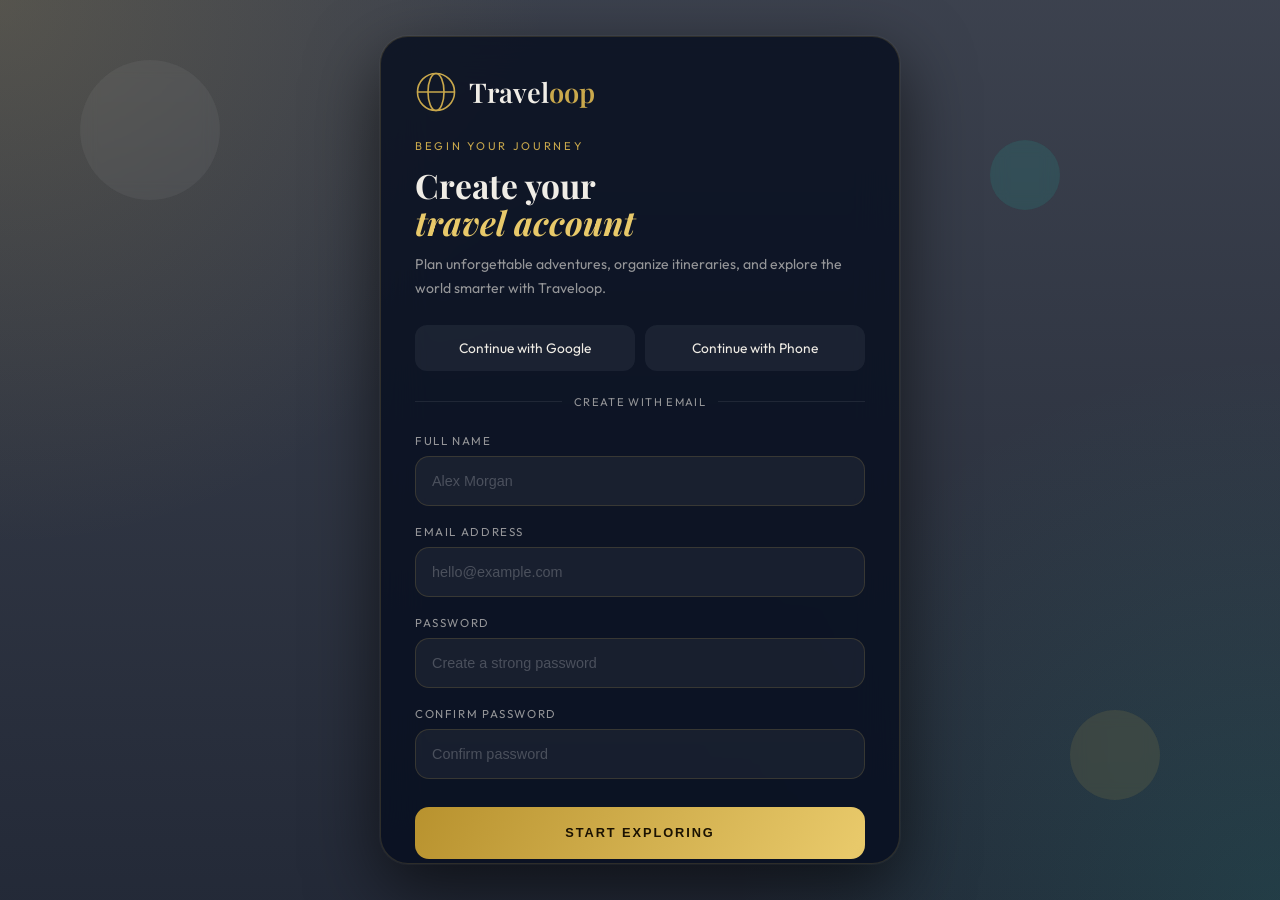
<file: reg.html>
<!DOCTYPE html>
<html lang="en">
<head>
<link rel="icon" href="data:image/svg+xml,%3Csvg xmlns=%27http://www.w3.org/2000/svg%27 viewBox=%270 0 100 100%27%3E%3Ctext y=%27.9em%27 font-size=%2790%27%3E%E2%9C%88%EF%B8%8F%3C/text%3E%3C/svg%3E">
<meta charset="UTF-8" />
<meta name="viewport" content="width=device-width, initial-scale=1.0"/>

<title>Traveloop — Create Account</title>

<link rel="preconnect" href="https://fonts.googleapis.com">
<link href="https://fonts.googleapis.com/css2?family=Playfair+Display:wght@400;600;700&family=Outfit:wght@300;400;500;600&display=swap" rel="stylesheet">

<style>

*{
  margin:0;
  padding:0;
  box-sizing:border-box;
}

:root{

  --gold:#C9A84C;
  --gold-light:#e8c96a;

  --bg:#050c1c;
  --panel:#081428;

  --text:#f0ede6;
  --muted:rgba(240,237,230,0.6);

  --serif:'Playfair Display', serif;
  --sans:'Outfit', sans-serif;
}

/* =========================
   BODY
========================= */

body{

  min-height:100vh;

  overflow:hidden;

  background:
    linear-gradient(rgba(5,12,28,0.78), rgba(5,12,28,0.88)),
    url('https://images.unsplash.com/photo-1507525428034-b723cf961d3e?q=80&w=2070&auto=format&fit=crop');

  background-size:cover;
  background-position:center;

  font-family:var(--sans);
  color:var(--text);

  display:flex;
  align-items:center;
  justify-content:center;

  padding:24px;

  position:relative;
}

/* background glow */

body::before{

  content:'';

  position:absolute;
  inset:0;

  background:
    radial-gradient(circle at top left, rgba(201,168,76,0.18), transparent 35%),
    radial-gradient(circle at bottom right, rgba(31,201,176,0.12), transparent 35%);

  pointer-events:none;
}

/* =========================
   FLOATING ELEMENTS
========================= */

.float{
  position:absolute;
  border-radius:50%;
  backdrop-filter:blur(8px);
  animation:float 8s ease-in-out infinite;
}

.float1{
  width:140px;
  height:140px;

  top:60px;
  left:80px;

  background:rgba(255,255,255,0.05);
}

.float2{
  width:90px;
  height:90px;

  bottom:100px;
  right:120px;

  background:rgba(201,168,76,0.12);

  animation-delay:2s;
}

.float3{
  width:70px;
  height:70px;

  top:140px;
  right:220px;

  background:rgba(31,201,176,0.12);

  animation-delay:1s;
}

@keyframes float{

  0%,100%{
    transform:translateY(0px);
  }

  50%{
    transform:translateY(-18px);
  }
}

/* =========================
   MAIN CARD
========================= */

.auth-card{

  width:min(520px, 96vw);

  max-height:92vh;

  overflow-y:auto;

  padding:34px 34px 28px;

  border-radius:28px;

  background:rgba(7,14,31,0.82);

  border:1px solid rgba(201,168,76,0.18);

  backdrop-filter:blur(22px);

  box-shadow:
    0 0 0 1px rgba(255,255,255,0.04),
    0 25px 70px rgba(0,0,0,0.6);

  position:relative;
  z-index:10;
}

/* =========================
   SCROLLBAR
========================= */

.auth-card::-webkit-scrollbar{
  width:6px;
}

.auth-card::-webkit-scrollbar-thumb{
  background:rgba(201,168,76,0.4);
  border-radius:20px;
}

/* =========================
   LOGO
========================= */

.logo{

  display:flex;
  align-items:center;
  gap:12px;

  margin-bottom:26px;
}

.logo-icon{
  width:42px;
  height:42px;
}

.logo-text{

  font-family:var(--serif);

  font-size:1.7rem;
  font-weight:600;
}

.logo-text span{
  color:var(--gold);
}

/* =========================
   HEADING
========================= */

.eyebrow{

  font-size:0.7rem;

  letter-spacing:0.24em;

  text-transform:uppercase;

  color:var(--gold);

  margin-bottom:14px;
}

.title{

  font-family:var(--serif);

  font-size:2.1rem;

  line-height:1.1;

  margin-bottom:12px;
}

.title em{
  color:var(--gold-light);
  font-style:italic;
}

.subtitle{

  color:var(--muted);

  font-size:0.88rem;

  line-height:1.7;

  margin-bottom:24px;
}

/* =========================
   SOCIAL BUTTONS
========================= */

.socials{

  display:flex;

  gap:10px;

  margin-bottom:18px;
}

.social-btn{

  flex:1;

  height:46px;

  border:none;

  border-radius:12px;

  background:rgba(255,255,255,0.06);

  color:var(--text);

  font-family:var(--sans);

  font-size:0.86rem;

  cursor:pointer;

  transition:0.25s;
}

.social-btn:hover{

  background:rgba(255,255,255,0.12);

  transform:translateY(-2px);
}

/* =========================
   DIVIDER
========================= */

.divider{

  display:flex;
  align-items:center;

  gap:12px;

  margin:24px 0;
}

.divider::before,
.divider::after{

  content:'';

  flex:1;

  height:1px;

  background:rgba(255,255,255,0.08);
}

.divider span{

  font-size:0.7rem;

  letter-spacing:0.12em;

  text-transform:uppercase;

  color:var(--muted);
}

/* =========================
   FORM
========================= */

.field{
  margin-bottom:18px;
}

.field label{

  display:block;

  margin-bottom:8px;

  font-size:0.72rem;

  letter-spacing:0.14em;

  text-transform:uppercase;

  color:var(--muted);
}

.input-box{
  position:relative;
}

.input-box input{

  width:100%;

  height:50px;

  background:rgba(255,255,255,0.05);

  border:1px solid rgba(201,168,76,0.18);

  border-radius:14px;

  padding:0 16px;

  color:var(--text);

  font-size:0.9rem;

  outline:none;

  transition:0.25s;
}

.input-box input::placeholder{
  color:rgba(255,255,255,0.22);
}

.input-box input:focus{

  border-color:rgba(201,168,76,0.5);

  background:rgba(255,255,255,0.08);

  box-shadow:0 0 0 4px rgba(201,168,76,0.08);
}

/* =========================
   BUTTON
========================= */

.create-btn{

  width:100%;

  height:52px;

  margin-top:10px;

  border:none;

  border-radius:14px;

  background:
    linear-gradient(
      120deg,
      #b8922e 0%,
      #e8c96a 50%,
      #b8922e 100%
    );

  background-size:200%;

  color:#1b1202;

  font-size:0.8rem;

  font-weight:700;

  letter-spacing:0.15em;

  text-transform:uppercase;

  cursor:pointer;

  transition:0.3s;
}

.create-btn:hover{

  background-position:right;

  transform:translateY(-2px);

  box-shadow:0 10px 30px rgba(201,168,76,0.35);
}

/* =========================
   FOOTER
========================= */

.footer{

  margin-top:24px;

  text-align:center;

  font-size:0.78rem;

  line-height:1.7;

  color:var(--muted);
}

.footer span{
  color:var(--gold);
}

/* =========================
   RESPONSIVE
========================= */

@media(max-width:768px){

  body{
    padding:14px;
  }

  .auth-card{

    width:100%;

    max-height:94vh;

    padding:26px 20px;
  }

  .title{
    font-size:1.8rem;
  }

  .subtitle{
    font-size:0.82rem;
  }

  .socials{
    flex-direction:column;
  }
}

</style>
<link rel="stylesheet" href="css/traveloop.css">
</head>

<body>

<!-- floating circles -->

<div class="float float1"></div>
<div class="float float2"></div>
<div class="float float3"></div>

<!-- main card -->

<div class="auth-card">

  <!-- logo -->

  <div class="logo">

    <svg class="logo-icon" viewBox="0 0 34 34" fill="none">

      <circle
        cx="17"
        cy="17"
        r="15"
        stroke="#C9A84C"
        stroke-width="1.3"
      />

      <ellipse
        cx="17"
        cy="17"
        rx="6.5"
        ry="15"
        stroke="#C9A84C"
        stroke-width="1.3"
      />

      <line
        x1="2"
        y1="17"
        x2="32"
        y2="17"
        stroke="#C9A84C"
        stroke-width="1.3"
      />

    </svg>

    <div class="logo-text">
      Travel<span>oop</span>
    </div>

  </div>

  <!-- heading -->

  <div class="eyebrow">
    Begin Your Journey
  </div>

  <h1 class="title">
    Create your<br>
    <em>travel account</em>
  </h1>

  <p class="subtitle">
    Plan unforgettable adventures, organize itineraries,
    and explore the world smarter with Traveloop.
  </p>

  <!-- socials -->

  <div class="socials">

    <button class="social-btn">
      Continue with Google
    </button>

    <button class="social-btn">
      Continue with Phone
    </button>

  </div>

  <!-- divider -->

  <div class="divider">
    <span>Create with email</span>
  </div>

  <!-- form -->

  <div class="field">

    <label>Full Name</label>

    <div class="input-box">
      <input
        type="text"
        id="regFullName"
        placeholder="Alex Morgan"
      >
    </div>

  </div>

  <div class="field">

    <label>Email Address</label>

    <div class="input-box">
      <input
        type="email"
        id="regFullEmail"
        placeholder="hello@example.com"
      >
    </div>

  </div>

  <div class="field">

    <label>Password</label>

    <div class="input-box">
      <input
        type="password"
        id="regFullPwd"
        placeholder="Create a strong password"
      >
    </div>

  </div>

  <div class="field">

    <label>Confirm Password</label>

    <div class="input-box">
      <input
        type="password"
        id="regFullConfirm"
        placeholder="Confirm password"
      >
    </div>

  </div>

  <!-- button -->

  <button class="create-btn" id="regFullSubmit" onclick="tlRegSubmit()">
    Start Exploring
  </button>

  <button class="social-btn" style="width:100%;margin-top:10px;" onclick="tlRegGuest()">
    Continue as Guest instead
  </button>

  <!-- footer -->

  <div class="footer">

    By creating an account you agree to
    Traveloop's

    <span>
      Terms & Privacy Policy
    </span>

    <br><br>
    Already have an account? <a href="start.html" style="color:var(--gold);text-decoration:none;">Sign in</a>

  </div>

</div>

<script>
function tlRegSubmit(){
  const name=document.getElementById('regFullName').value.trim();
  const email=document.getElementById('regFullEmail').value.trim();
  const pwd=document.getElementById('regFullPwd').value;
  const confirm=document.getElementById('regFullConfirm').value;
  const emailOk=/^[^\s@]+@[^\s@]+\.[^\s@]+$/.test(email);
  const btn=document.getElementById('regFullSubmit');

  if(name.length<2||!emailOk||pwd.length<8||pwd!==confirm){
    btn.style.background='linear-gradient(120deg,#b8552e,#e86a6a)';
    btn.textContent='Please check the fields above';
    setTimeout(()=>{
      btn.style.background='';
      btn.textContent='Start Exploring';
    },1800);
    return;
  }

  btn.textContent='Creating your account…';
  btn.style.opacity='0.8';
  setTimeout(()=>{
    localStorage.setItem('traveloop_name', name);
    localStorage.setItem('traveloop_guest', '0');
    window.location.href='main2.html';
  },900);
}

function tlRegGuest(){
  localStorage.setItem('traveloop_name','Guest');
  localStorage.setItem('traveloop_guest','1');
  window.location.href='main2.html';
}
</script>
<script src="js/traveloop.js"></script>
</body>
</html>
</file>
<file: css/traveloop.css>
/* ============================================================
   TRAVELOOP — shared design system
   Loaded on every page, after the page's own <style> block.
   Provides: global nav bar, guest/name badge, focus states,
   scrollbar, page-entrance transition, shared animations.
   ============================================================ */

:root{
  --tl-bg:        #0a0e16;
  --tl-surface:   #10141e;
  --tl-card:      #161b28;
  --tl-border:    rgba(255,255,255,.09);
  --tl-gold:      #e8b84a;
  --tl-gold-lt:   #f3d179;
  --tl-teal:      #22d3bd;
  --tl-coral:     #ff6f6f;
  --tl-text:      #f1efe6;
  --tl-muted:     #8b93a6;
  --tl-shadow:    0 12px 32px rgba(0,0,0,.45);
}

*{scrollbar-width:thin;scrollbar-color:rgba(232,184,74,.4) transparent}
::-webkit-scrollbar{width:8px;height:8px}
::-webkit-scrollbar-track{background:transparent}
::-webkit-scrollbar-thumb{background:rgba(232,184,74,.35);border-radius:8px}
::-webkit-scrollbar-thumb:hover{background:rgba(232,184,74,.55)}

::selection{background:rgba(232,184,74,.35);color:#fff}

:focus-visible{outline:2px solid var(--tl-gold)!important;outline-offset:2px!important;border-radius:4px}

/* ------------------------------------------------------------
   GLOBAL TOP NAV (injected by traveloop.js on every logged-in page)
   ------------------------------------------------------------ */
.tl-nav{
  position:sticky!important;
  top:0!important;
  z-index:99999!important;
  width:100%!important;
  height:64px!important;
  display:flex!important;
  align-items:center!important;
  justify-content:space-between!important;
  gap:16px!important;
  padding:0 clamp(16px,4vw,48px)!important;
  background:rgba(10,14,22,.86)!important;
  backdrop-filter:blur(16px) saturate(140%)!important;
  -webkit-backdrop-filter:blur(16px) saturate(140%)!important;
  border-bottom:1px solid var(--tl-border)!important;
  box-shadow:0 4px 24px rgba(0,0,0,.35)!important;
  font-family:Inter,system-ui,-apple-system,"Segoe UI",sans-serif!important;
}

.tl-brand{
  display:inline-flex!important;
  align-items:center!important;
  gap:8px!important;
  font-family:Georgia,"Playfair Display","Times New Roman",serif!important;
  font-size:20px!important;
  font-weight:700!important;
  letter-spacing:.2px!important;
  color:var(--tl-text)!important;
  text-decoration:none!important;
  white-space:nowrap!important;
  flex-shrink:0!important;
}
.tl-brand:before{
  content:"✈";
  display:inline-block;
  color:var(--tl-gold);
  font-size:16px;
  transform:rotate(45deg);
}

.tl-links{
  display:flex!important;
  align-items:center!important;
  justify-content:flex-end!important;
  flex-wrap:nowrap!important;
  gap:2px!important;
  overflow-x:auto!important;
  scrollbar-width:none!important;
}
.tl-links::-webkit-scrollbar{display:none}

.tl-links a{
  position:relative!important;
  display:inline-flex!important;
  align-items:center!important;
  padding:8px 13px!important;
  border-radius:999px!important;
  color:var(--tl-muted)!important;
  font-size:13.5px!important;
  font-weight:500!important;
  text-decoration:none!important;
  white-space:nowrap!important;
  transition:color .2s ease, background .2s ease!important;
}
.tl-links a:hover{background:rgba(255,255,255,.06)!important;color:var(--tl-text)!important}
.tl-links a.active{background:rgba(232,184,74,.14)!important;color:var(--tl-gold-lt)!important;font-weight:600!important}
.tl-links a.tl-logout{color:var(--tl-coral)!important;margin-left:4px!important}
.tl-links a.tl-logout:hover{background:rgba(255,111,111,.12)!important}

.tl-user{
  display:flex!important;
  align-items:center!important;
  gap:8px!important;
  padding:6px 12px 6px 6px!important;
  border-radius:999px!important;
  background:rgba(255,255,255,.05)!important;
  border:1px solid var(--tl-border)!important;
  margin-left:8px!important;
  flex-shrink:0!important;
}
.tl-user-dot{
  width:26px;height:26px;border-radius:50%;
  display:flex;align-items:center;justify-content:center;
  font-size:12px;font-weight:700;color:#141824;
  background:linear-gradient(135deg,var(--tl-gold),var(--tl-gold-lt));
  flex-shrink:0;
}
.tl-user-name{font-size:13px;font-weight:600;color:var(--tl-text);white-space:nowrap}
.tl-guest-tag{font-size:10px;color:var(--tl-muted);text-transform:uppercase;letter-spacing:.06em}

.tl-menu{
  display:none!important;
  border:0!important;
  background:transparent!important;
  color:var(--tl-text)!important;
  font-size:22px!important;
  line-height:1!important;
  cursor:pointer!important;
  flex-shrink:0!important;
}

@media(max-width:900px){
  .tl-nav{padding:0 16px!important}
  .tl-menu{display:block!important;margin-left:auto!important;order:3!important}
  .tl-links{
    display:none!important;
    position:fixed!important;
    top:64px!important;left:0!important;right:0!important;
    flex-direction:column!important;
    align-items:stretch!important;
    gap:2px!important;
    padding:10px 14px 18px!important;
    background:#070a11!important;
    backdrop-filter:blur(18px)!important;
    border-bottom:1px solid var(--tl-border)!important;
    max-height:calc(100vh - 64px)!important;
    overflow-y:auto!important;
  }
  .tl-links.open{display:flex!important}
  .tl-links a{width:100%!important;border-radius:10px!important;padding:12px 14px!important}
  .tl-user{width:100%!important;margin:6px 0 0!important;justify-content:flex-start!important}
}

/* ------------------------------------------------------------
   GUEST NAME PROMPT MODAL (shown once if no name/guest choice saved)
   ------------------------------------------------------------ */
.tl-guest-backdrop{
  position:fixed!important;inset:0!important;z-index:999999!important;
  background:rgba(5,7,12,.72)!important;
  backdrop-filter:blur(6px)!important;
  display:flex!important;align-items:center!important;justify-content:center!important;
  padding:20px!important;
  animation:tlFadeIn .25s ease both;
  font-family:Inter,system-ui,sans-serif!important;
}
.tl-guest-card{
  width:min(400px,100%)!important;
  background:linear-gradient(180deg,#171c2a,#11151f)!important;
  border:1px solid var(--tl-border)!important;
  border-radius:20px!important;
  padding:28px 26px!important;
  box-shadow:var(--tl-shadow)!important;
  color:var(--tl-text)!important;
  animation:tlPopIn .32s cubic-bezier(.2,.9,.3,1.2) both;
}
.tl-guest-card h3{font-family:Georgia,serif!important;font-size:22px!important;margin:0 0 6px!important;font-weight:700!important}
.tl-guest-card p{font-size:13.5px!important;color:var(--tl-muted)!important;margin:0 0 18px!important;line-height:1.5!important}
.tl-guest-card input{
  width:100%!important;height:46px!important;border-radius:12px!important;
  background:rgba(255,255,255,.05)!important;border:1px solid var(--tl-border)!important;
  color:var(--tl-text)!important;padding:0 14px!important;font-size:14px!important;
  margin-bottom:12px!important;font-family:inherit!important;
}
.tl-guest-card input:focus{outline:none!important;border-color:var(--tl-gold)!important;box-shadow:0 0 0 3px rgba(232,184,74,.15)!important}
.tl-guest-actions{display:flex!important;gap:10px!important;margin-top:4px!important}
.tl-guest-btn{
  flex:1!important;height:44px!important;border-radius:12px!important;border:0!important;
  font-size:13.5px!important;font-weight:700!important;cursor:pointer!important;
  transition:transform .15s ease, box-shadow .15s ease!important;
  font-family:inherit!important;
}
.tl-guest-btn.primary{background:linear-gradient(135deg,var(--tl-gold),var(--tl-gold-lt))!important;color:#161006!important}
.tl-guest-btn.ghost{background:rgba(255,255,255,.06)!important;color:var(--tl-text)!important}
.tl-guest-btn:hover{transform:translateY(-2px)!important;box-shadow:0 8px 20px rgba(0,0,0,.35)!important}
.tl-guest-btn:active{transform:translateY(0)!important}

/* ------------------------------------------------------------
   SHARED MOTION
   ------------------------------------------------------------ */
@keyframes tlFadeIn{from{opacity:0}to{opacity:1}}
@keyframes tlPopIn{from{opacity:0;transform:translateY(14px) scale(.97)}to{opacity:1;transform:translateY(0) scale(1)}}
@keyframes tlPageIn{from{opacity:0;transform:translateY(10px)}to{opacity:1;transform:translateY(0)}}

body.tl-ready{animation:tlPageIn .45s cubic-bezier(.16,.9,.3,1) both}

@media (prefers-reduced-motion: reduce){
  *,*::before,*::after{animation-duration:.001ms!important;animation-iteration-count:1!important;transition-duration:.001ms!important}
}

/* ------------------------------------------------------------
   BASE / LEGACY FIXES
   ------------------------------------------------------------ */
html{min-height:100%}
*,*:before,*:after{box-sizing:border-box}
img{max-width:100%;height:auto}
input,select,textarea{max-width:100%}

.tl-start-fix{width:min(92vw,560px)!important;max-width:560px!important;margin-left:auto!important;margin-right:auto!important;overflow:visible!important}
.tl-start-fix form{width:100%!important;max-width:100%!important}
.tl-start-fix input,.tl-start-fix button,.tl-start-fix select{width:100%!important;min-width:0!important;max-width:100%!important}
</file>
